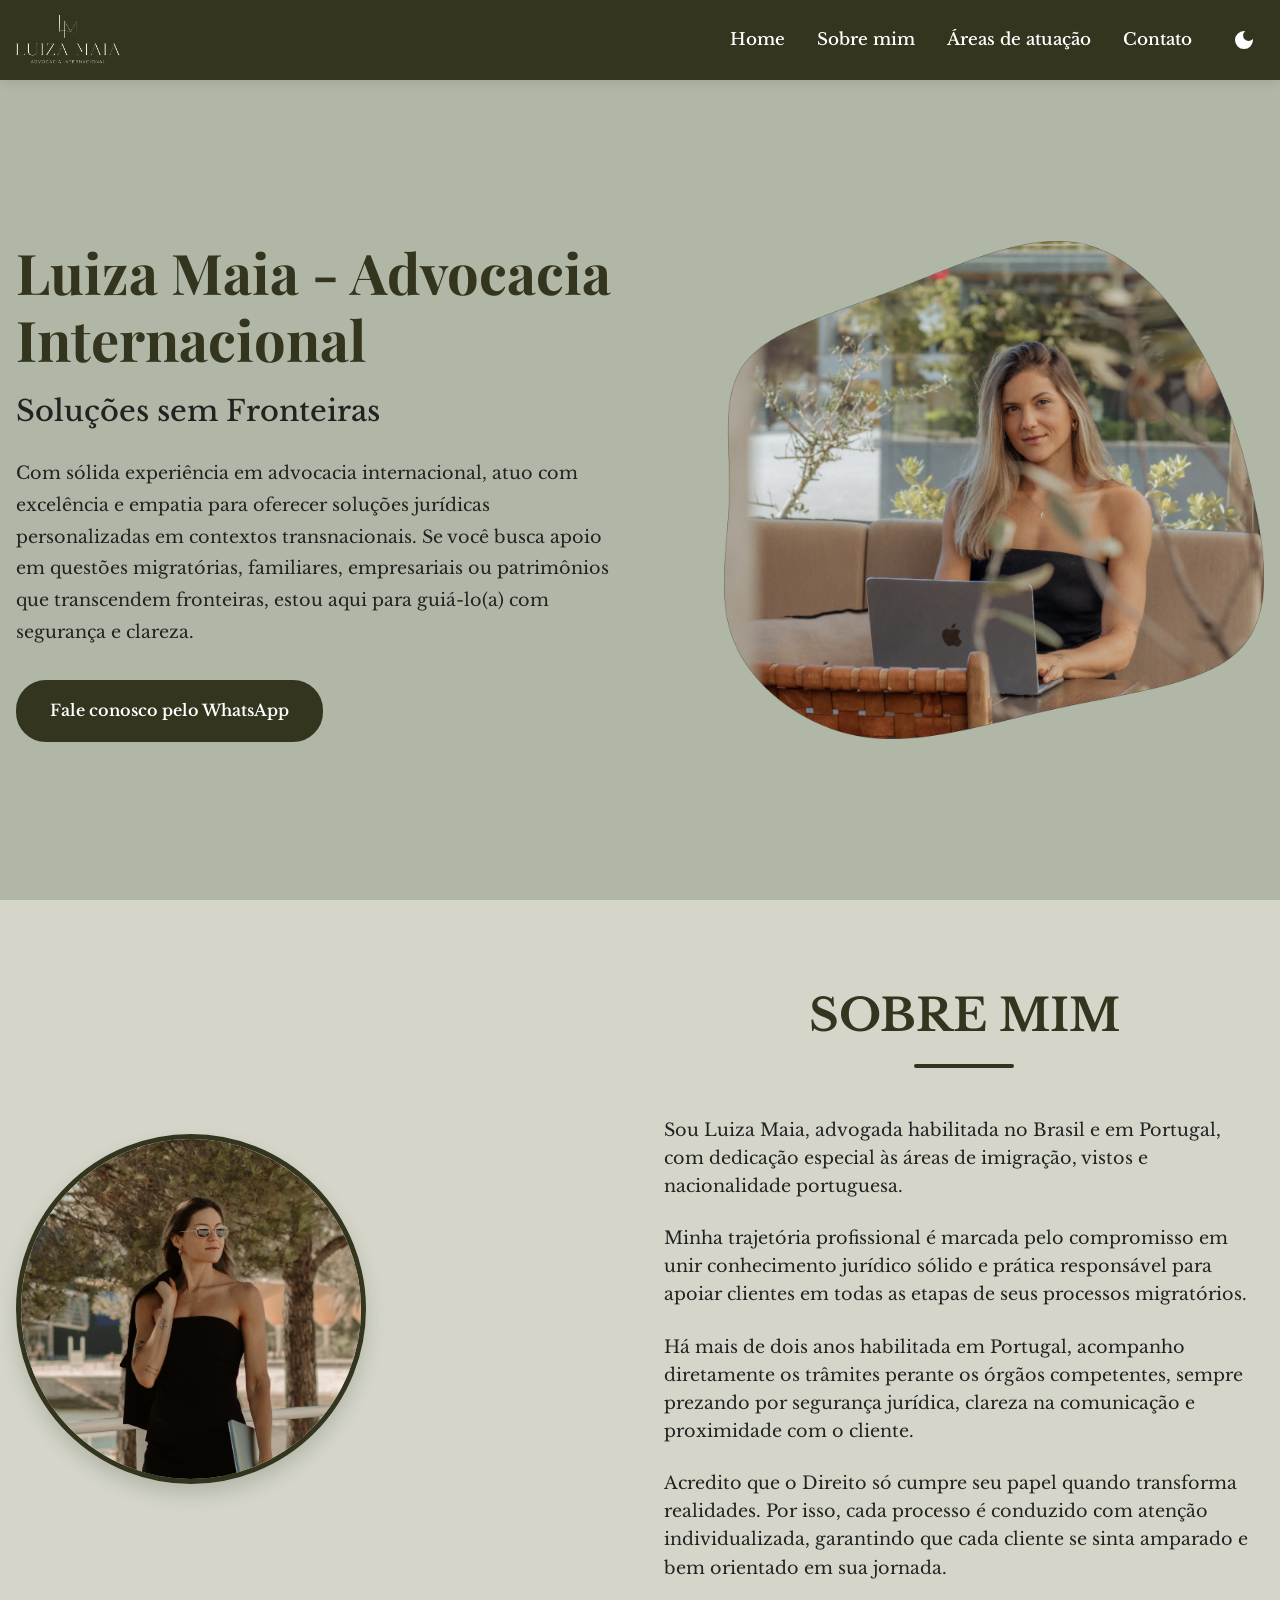
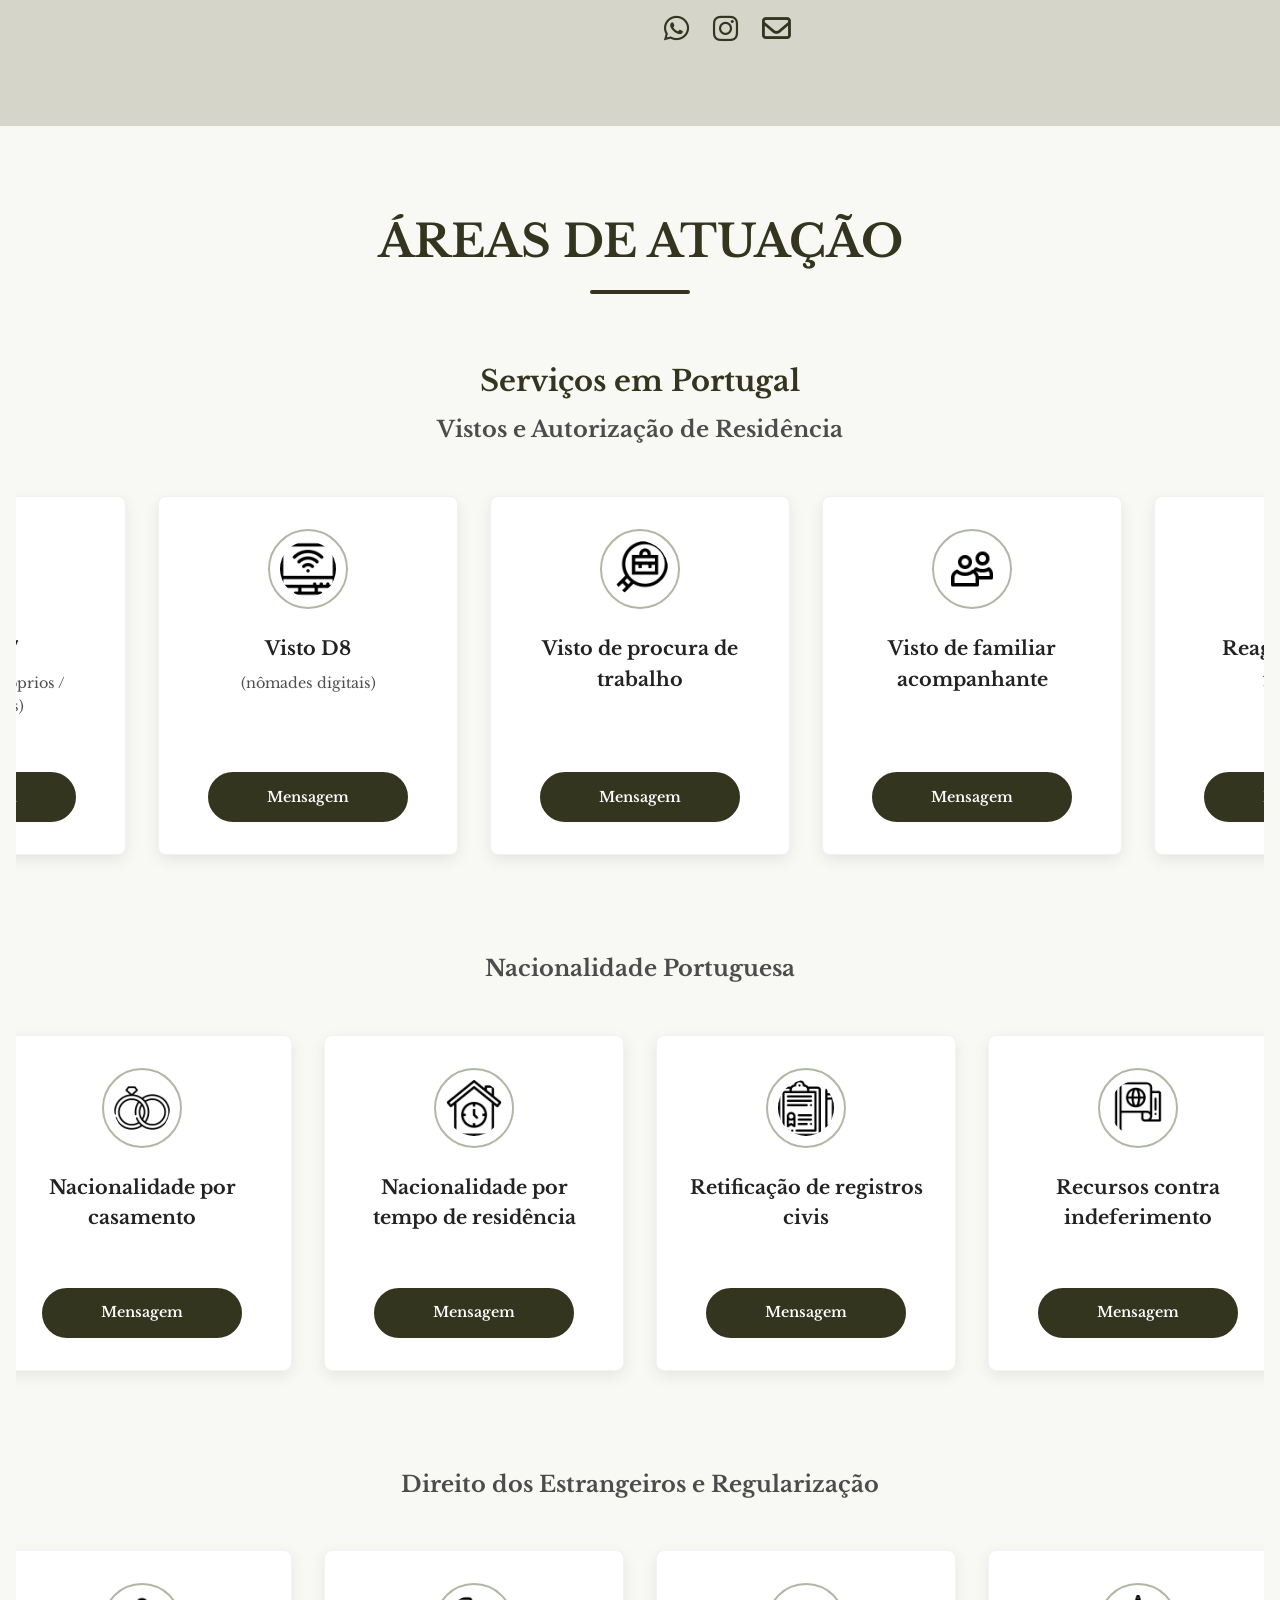
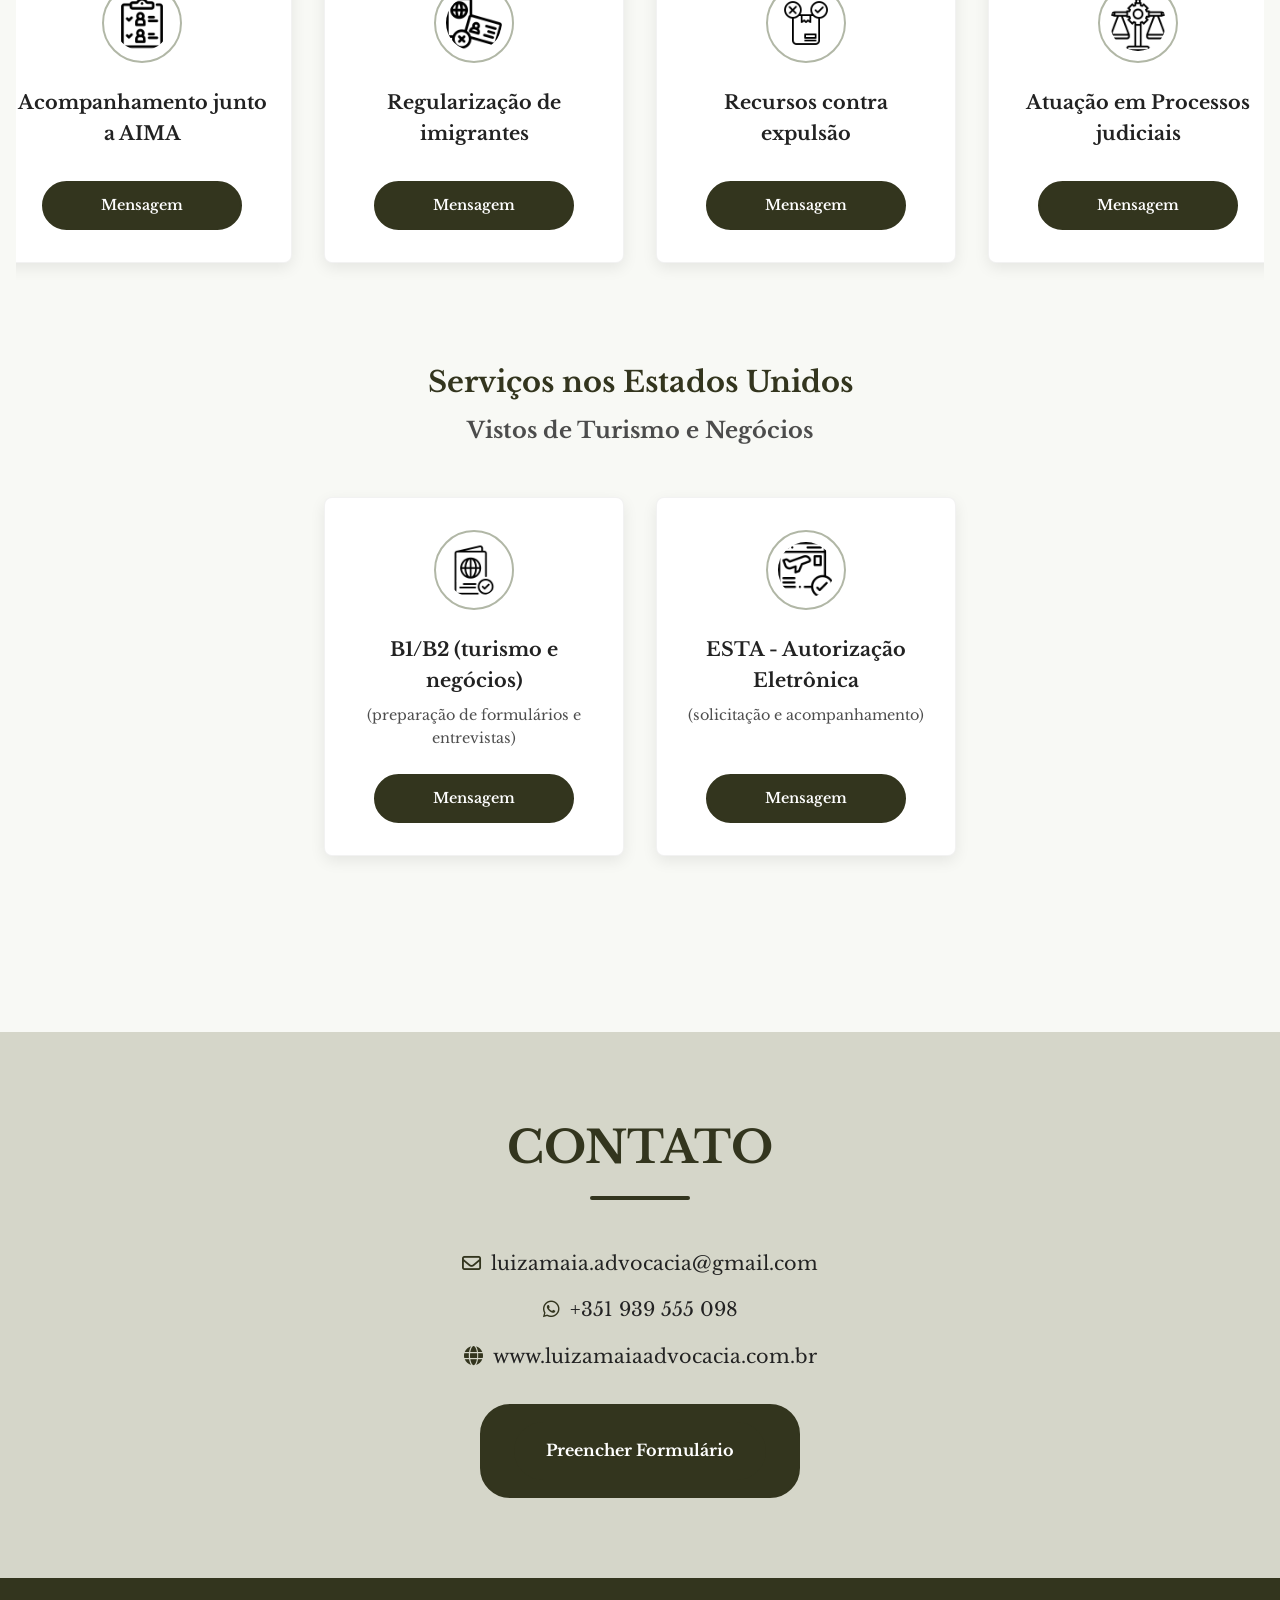
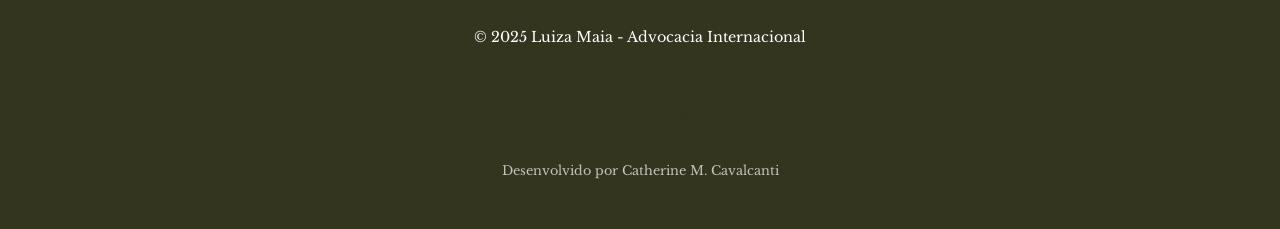
<file: Site Profissional - Lu/index.html>
<!DOCTYPE html>
<html lang="pt-BR">
<head>
  <meta charset="UTF-8" />
  <meta name="viewport" content="width=device-width, initial-scale=1.0" />
  <title>Luiza Maia - Advogada Brasil e Portugal | Vistos, Nacionalidade e Imigração</title>
  <meta name="description" content="Advogada habilitada no Brasil e em Portugal. Especialista em vistos portugueses (D1, D2, D7, D8), nacionalidade por descendência, casamento ou residência." />

  <meta property="og:title" content="Luiza Maia - Advocacia Internacional" />
  <meta property="og:description" content="Soluções jurídicas sem fronteiras: Portugal, Brasil e Estados Unidos." />
  <meta property="og:image" content="img/og-preview.jpg" />
  <meta property="og:url" content="https://www.luizamaiaadvocacia.com.br" />
  <meta property="og:type" content="website" />

  <link rel="preconnect" href="https://fonts.googleapis.com">
  <link rel="preconnect" href="https://fonts.gstatic.com" crossorigin>
  <link href="https://fonts.googleapis.com/css2?family=Libre+Baskerville:ital@0;1&family=Playfair+Display:wght@500;700&display=swap" rel="stylesheet">

  <link rel="stylesheet" href="https://cdnjs.cloudflare.com/ajax/libs/font-awesome/6.5.0/css/all.min.css" crossorigin="anonymous" referrerpolicy="no-referrer" />

  <link rel="stylesheet" href="css/style.css" />
</head>
<body>

  <header>
    <nav class="navbar" aria-label="Menu principal">
      <a href="/" class="nav-logo" aria-label="Início - Luiza Maia Advocacia">
        <img src="img/MARCA D´ÁGUA LOGO LUIZA MAIA BRANCO.png" alt="Logo Luiza Maia Advocacia">
      </a>

      <button class="navbar-toggle" aria-label="Abrir menu" aria-expanded="false" aria-controls="nav-menu">
        <span class="bar"></span>
        <span class="bar"></span>
        <span class="bar"></span>
      </button>

      <ul class="nav-menu" id="nav-menu">
        <li><a href="#home" class="nav-link">Home</a></li>
        <li><a href="#sobre-mim" class="nav-link">Sobre mim</a></li>
        <li><a href="#areas" class="nav-link">Áreas de atuação</a></li>
        <li><a href="#contato" class="nav-link">Contato</a></li>
        <li>
          <button id="theme-switch" aria-label="Alternar tema claro/escuro">
            <svg class="sun" xmlns="http://www.w3.org/2000/svg" viewBox="0 -960 960 960"><path d="M480-120q-150 0-255-105T120-480q0-150 105-255t255-105q14 0 27.5 1t26.5 3q-41 29-65.5 75.5T444-660q0 90 63 153t153 63q55 0 101-24.5t75-65.5q2 13 3 26.5t1 27.5q0 150-105 255T480-120Z"/></svg>
            <svg class="moon" xmlns="http://www.w3.org/2000/svg" viewBox="0 -960 960 960"><path d="M480-280q-83 0-141.5-58.5T280-480q0-83 58.5-141.5T480-680q83 0 141.5 58.5T680-480q0 83-58.5 141.5T480-280ZM200-440H40v-80h160v80Zm720 0H760v-80h160v80Zm-280-320v-160h80v160h-80Zm0 720v-160h80v160h-80ZM256-650l-101-97 57-59 96 100-52 56Zm492 496-97-101 53-55 101 97-57 59Zm-98-550 97-101 59 57-100 96-56-52ZM154-212l101-97 55 53-97 101-59-57Z"/></svg>
          </button>
        </li>
      </ul>
    </nav>
  </header>

  <main>
    <section class="hero-section" id="home">
      <div class="section-content">
        <div class="hero-details">
          <h1 class="title">Luiza Maia - Advocacia Internacional</h1>
          <h2 class="subtitle">Soluções sem Fronteiras</h2>
          <p class="description">
            Com sólida experiência em advocacia internacional, atuo com excelência e empatia para oferecer soluções jurídicas personalizadas em contextos transnacionais. Se você busca apoio em questões migratórias, familiares, empresariais ou patrimônios que transcendem fronteiras, estou aqui para guiá-lo(a) com segurança e clareza.
          </p>
          <div class="buttons">
            <a href="https://wa.me/message/EY7UTCN7VDASD1" class="button fale-conosco" target="_blank" rel="noopener">Fale conosco pelo WhatsApp</a>
          </div>
        </div>
        <div class="hero-image-wrapper">
          <img src="img/Vector.png" alt="Ilustração representando advocacia internacional" class="hero-image">
        </div>
      </div>
    </section>

    <section class="about-section" id="sobre-mim">
      <div class="section-content">
        <div class="about-image-wrapper">
          <img src="img/oculos_empe.jpg" alt="Luiza Maia - Advogada" class="about-image">
        </div>
        <div class="about-details">
          <h2 class="section-title">Sobre mim</h2>
          <p class="text">
            Sou Luiza Maia, advogada habilitada no Brasil e em Portugal, com dedicação especial às áreas de imigração, vistos e nacionalidade portuguesa.
          </p>
          <p class="text">
            Minha trajetória profissional é marcada pelo compromisso em unir conhecimento jurídico sólido e prática responsável para apoiar clientes em todas as etapas de seus processos migratórios.
          </p>
          <p class="text">
            Há mais de dois anos habilitada em Portugal, acompanho diretamente os trâmites perante os órgãos competentes, sempre prezando por segurança jurídica, clareza na comunicação e proximidade com o cliente.
          </p>
          <p class="text">
            Acredito que o Direito só cumpre seu papel quando transforma realidades. Por isso, cada processo é conduzido com atenção individualizada, garantindo que cada cliente se sinta amparado e bem orientado em sua jornada.
          </p>
          <div class="social-link-list">
            <a href="https://wa.me/message/EY7UTCN7VDASD1" class="social-link" target="_blank" rel="noopener" aria-label="WhatsApp Luiza Maia"><i class="fa-brands fa-whatsapp"></i></a>
            <a href="https://www.instagram.com/adv.luizamaia?igsh=MW1wbGhxdDF6ODNvOQ==" class="social-link" target="_blank" rel="noopener" aria-label="Instagram Luiza Maia"><i class="fa-brands fa-instagram"></i></a>
            <a href="mailto:luizamaia.advocacia@gmail.com" class="social-link" aria-label="Enviar e-mail"><i class="fa-regular fa-envelope"></i></a>
          </div>
        </div>
      </div>
    </section>

    <section class="area-section" id="areas">
      <div class="section-content">
        <h2 class="section-title">Áreas de atuação</h2>

        <div class="slider-wrapper" role="region" aria-labelledby="portugal-vistos">
          <h3 id="portugal-vistos" class="area-state">Serviços em Portugal</h3>
          <h4 class="area-name">Vistos e Autorização de Residência</h4>
          
          <div class="card-list">
            <div class="card-item">
              <img src="icons/1_trabalho.png" alt="" aria-hidden="true" class="icon-image">
              <h3 class="icon-name">Visto D1</h3>
              <p class="icon-description">(trabalho)</p>
              <a href="https://wa.me/message/EY7UTCN7VDASD1" class="message-button whatsapp-btn" target="_blank" rel="noopener">Mensagem</a>
            </div>
            <div class="card-item">
              <img src="icons/2_empreendedor.png" alt="" aria-hidden="true" class="icon-image">
              <h3 class="icon-name">Visto D2</h3>
              <p class="icon-description">(empreendedor / investimento)</p>
              <a href="https://wa.me/message/EY7UTCN7VDASD1" class="message-button whatsapp-btn" target="_blank" rel="noopener">Mensagem</a>
            </div>
            <div class="card-item">
              <img src="icons/3_rendimento.png" alt="" aria-hidden="true" class="icon-image">
              <h3 class="icon-name">Visto D7</h3>
              <p class="icon-description">(rendimentos próprios / aposentados)</p>
              <a href="https://wa.me/message/EY7UTCN7VDASD1" class="message-button whatsapp-btn" target="_blank" rel="noopener">Mensagem</a>
            </div>
            <div class="card-item">
              <img src="icons/4_nomade.png" alt="" aria-hidden="true" class="icon-image">
              <h3 class="icon-name">Visto D8</h3>
              <p class="icon-description">(nômades digitais)</p>
              <a href="https://wa.me/message/EY7UTCN7VDASD1" class="message-button whatsapp-btn" target="_blank" rel="noopener">Mensagem</a>
            </div>
            <div class="card-item">
              <img src="icons/5_procura_trabalho.png" alt="" aria-hidden="true" class="icon-image">
              <h3 class="icon-name">Visto de procura de trabalho</h3>
              <p class="icon-description"></p>
              <a href="https://wa.me/message/EY7UTCN7VDASD1" class="message-button whatsapp-btn" target="_blank" rel="noopener">Mensagem</a>
            </div>
            <div class="card-item">
              <img src="icons/6_acompanhante.png" alt="" aria-hidden="true" class="icon-image">
              <h3 class="icon-name">Visto de familiar acompanhante</h3>
              <p class="icon-description"></p>
              <a href="https://wa.me/message/EY7UTCN7VDASD1" class="message-button whatsapp-btn" target="_blank" rel="noopener">Mensagem</a>
            </div>
            <div class="card-item">
              <img src="icons/7_reagrupamento.png" alt="" aria-hidden="true" class="icon-image">
              <h3 class="icon-name">Reagrupamento familiar</h3>
              <p class="icon-description"></p>
              <a href="https://wa.me/message/EY7UTCN7VDASD1" class="message-button whatsapp-btn" target="_blank" rel="noopener">Mensagem</a>
            </div>
            <div class="card-item">
              <img src="icons/8_residencia_estudantil.png" alt="" aria-hidden="true" class="icon-image">
              <h3 class="icon-name">Autorização de Residência para Estudos</h3>
              <p class="icon-description">(ensino superior, secundário e profissionalizantes)</p>
              <a href="https://wa.me/message/EY7UTCN7VDASD1" class="message-button whatsapp-btn" target="_blank" rel="noopener">Mensagem</a>
            </div>
            <div class="card-item">
              <img src="icons/9_renovacao_residencia.png" alt="" aria-hidden="true" class="icon-image">
              <h3 class="icon-name">Renovação de autorização de residência</h3>
              <p class="icon-description"></p>
              <a href="https://wa.me/message/EY7UTCN7VDASD1" class="message-button whatsapp-btn" target="_blank" rel="noopener">Mensagem</a>
            </div>
          </div>
        </div>

        <div class="slider-wrapper" role="region" aria-labelledby="nacionalidade-title">
          <h3 id="nacionalidade-title" class="area-name">Nacionalidade Portuguesa</h3>
          <div class="card-list">
            <div class="card-item">
              <img src="icons/1_descendencia.png" alt="" aria-hidden="true" class="icon-image">
              <h3 class="icon-name">Nacionalidade por descendência</h3>
              <p class="icon-description">(filhos, netos)</p>
              <a href="https://wa.me/message/EY7UTCN7VDASD1" class="message-button whatsapp-btn" target="_blank" rel="noopener">Mensagem</a>
            </div>
            <div class="card-item">
              <img src="icons/2_casamento.png" alt="" aria-hidden="true" class="icon-image">
              <h3 class="icon-name">Nacionalidade por casamento</h3>
              <p class="icon-description"></p>
              <a href="https://wa.me/message/EY7UTCN7VDASD1" class="message-button whatsapp-btn" target="_blank" rel="noopener">Mensagem</a>
            </div>
            <div class="card-item">
              <img src="icons/3_tmp-residencia.png" alt="" aria-hidden="true" class="icon-image">
              <h3 class="icon-name">Nacionalidade por tempo de residência</h3>
              <p class="icon-description"></p>
              <a href="https://wa.me/message/EY7UTCN7VDASD1" class="message-button whatsapp-btn" target="_blank" rel="noopener">Mensagem</a>
            </div>
            <div class="card-item">
              <img src="icons/4_registro-civil.png" alt="" aria-hidden="true" class="icon-image">
              <h3 class="icon-name">Retificação de registros civis</h3>
              <p class="icon-description"></p>
              <a href="https://wa.me/message/EY7UTCN7VDASD1" class="message-button whatsapp-btn" target="_blank" rel="noopener">Mensagem</a>
            </div>
            <div class="card-item">
              <img src="icons/5_indeferimento.png" alt="" aria-hidden="true" class="icon-image">
              <h3 class="icon-name">Recursos contra indeferimento</h3>
              <p class="icon-description"></p>
              <a href="https://wa.me/message/EY7UTCN7VDASD1" class="message-button whatsapp-btn" target="_blank" rel="noopener">Mensagem</a>
            </div>
            <div class="card-item">
              <img src="icons/6_genealogica(1).png" alt="" aria-hidden="true" class="icon-image">
              <h3 class="icon-name">Pesquisa Genealógica</h3>
              <p class="icon-description"></p>
              <a href="https://wa.me/message/EY7UTCN7VDASD1" class="message-button whatsapp-btn" target="_blank" rel="noopener">Mensagem</a>
            </div>
          </div>
        </div>

        <div class="slider-wrapper" role="region" aria-labelledby="direito-estrangeiros">
          <h3 id="direito-estrangeiros" class="area-name">Direito dos Estrangeiros e Regularização</h3>
          <div class="card-list">
            <div class="card-item">
              <img src="icons/1_aima.png" alt="" aria-hidden="true" class="icon-image">
              <h3 class="icon-name">Acompanhamento junto a AIMA</h3>
              <p class="icon-description"></p>
              <a href="https://wa.me/message/EY7UTCN7VDASD1" class="message-button whatsapp-btn" target="_blank" rel="noopener">Mensagem</a>
            </div>
            <div class="card-item">
              <img src="icons/2_imigrante.png" alt="" aria-hidden="true" class="icon-image">
              <h3 class="icon-name">Regularização de imigrantes</h3>
              <p class="icon-description"></p>
              <a href="https://wa.me/message/EY7UTCN7VDASD1" class="message-button whatsapp-btn" target="_blank" rel="noopener">Mensagem</a>
            </div>
            <div class="card-item">
              <img src="icons/3_recursos.png" alt="" aria-hidden="true" class="icon-image">
              <h3 class="icon-name">Recursos contra expulsão</h3>
              <p class="icon-description"></p>
              <a href="https://wa.me/message/EY7UTCN7VDASD1" class="message-button whatsapp-btn" target="_blank" rel="noopener">Mensagem</a>
            </div>
            <div class="card-item">
              <img src="icons/4_processo.png" alt="" aria-hidden="true" class="icon-image">
              <h3 class="icon-name">Atuação em Processos judiciais</h3>
              <p class="icon-description"></p>
              <a href="https://wa.me/message/EY7UTCN7VDASD1" class="message-button whatsapp-btn" target="_blank" rel="noopener">Mensagem</a>
            </div>
          </div>
        </div>

        <div class="slider-wrapper" role="region" aria-labelledby="eua-vistos">
          <h3 id="eua-vistos" class="area-state">Serviços nos Estados Unidos</h3>
          <h4 class="area-name">Vistos de Turismo e Negócios</h4>
          <div class="card-list">
            <div class="card-item">
              <img src="icons/1_b1b2.png" alt="" aria-hidden="true" class="icon-image">
              <h3 class="icon-name">B1/B2 (turismo e negócios)</h3>
              <p class="icon-description">(preparação de formulários e entrevistas)</p>
              <a href="https://wa.me/message/EY7UTCN7VDASD1" class="message-button whatsapp-btn" target="_blank" rel="noopener">Mensagem</a>
            </div>
            <div class="card-item">
              <img src="icons/2_autorizacao.png" alt="" aria-hidden="true" class="icon-image">
              <h3 class="icon-name">ESTA - Autorização Eletrônica</h3>
              <p class="icon-description">(solicitação e acompanhamento)</p>
              <a href="https://wa.me/message/EY7UTCN7VDASD1" class="message-button whatsapp-btn" target="_blank" rel="noopener">Mensagem</a>
            </div>
          </div>
        </div>

      </div>
    </section>

    <section class="contact-section" id="contato">
      <h2 class="section-title">Contato</h2>
      <div class="section-content">
        <ul class="contact-info-list">
          <li class="contact-info">
            <i class="fa-regular fa-envelope" aria-hidden="true"></i>
            <p>luizamaia.advocacia@gmail.com</p>
          </li>
          <li class="contact-info">
            <i class="fa-brands fa-whatsapp" aria-hidden="true"></i>
            <p>+351 939 555 098</p>
          </li>
          <li class="contact-info">
            <i class="fa-solid fa-globe" aria-hidden="true"></i>
            <p>www.luizamaiaadvocacia.com.br</p>
          </li>
        </ul>

        <div class="button">
          <a href="https://docs.google.com/forms/d/e/1FAIpQLSfi3SxkfcAsOkJcsFkZo5wwpLDcOHksagJtdUseCgN4r3T0YA/viewform?usp=header" class="button-form" target="_blank" rel="noopener">
            Preencher Formulário
          </a>
        </div>
      </div>
    </section>

    <footer class="footer-section">
      <div class="section-content">
        <p class="copyright-text">© 2025 Luiza Maia - Advocacia Internacional</p>
        <div class="social-link-list">
          <a href="mailto:catherinem.cavalcanti@gmail.com" class="social-link" target="_blank" rel="noopener" aria-label="E-mail Desenvolvedora"><i class="fa-regular fa-envelope"></i></a>
          <a href="https://www.linkedin.com/in/catherine-cavalcanti-651048322" class="social-link" target="_blank" rel="noopener" aria-label="LinkedIn Desenvolvedora"><i class="fa-brands fa-linkedin"></i></a>
          <a href="https://github.com/Cathteez" class="social-link" target="_blank" rel="noopener" aria-label="GitHub Desenvolvedora"><i class="fa-brands fa-github"></i></a>
        </div>
        <p style="font-size: 0.8rem; margin-top: 1rem; opacity: 0.7;">Desenvolvido por Catherine M. Cavalcanti</p>
      </div>
    </footer>
  </main>

  <script src="js/script.js"></script>
</body>
</html>
</file>
<file: Site Profissional - Lu/css/style.css>
/* ====================================
   STYLE.CSS – Luiza Maia Advocacia
   Refatorado para Performance & Acessibilidade
   ==================================== */

/* NOTA: As fontes agora são carregadas no HTML para maior velocidade */

/* ====================================
   RESET & CONFIGURAÇÕES GERAIS
   ==================================== */
*,
*::before,
*::after {
  margin: 0;
  padding: 0;
  box-sizing: border-box;
}

html {
  font-size: 100%;
  /* Compensa a altura do Header Fixo ao clicar em links âncora */
  scroll-padding-top: 90px;
}

/* Acessibilidade: Só anima o scroll se o usuário não tiver preferência por movimento reduzido */
@media (prefers-reduced-motion: no-preference) {
  html {
    scroll-behavior: smooth;
  }
}

body {
  font-family: 'Libre Baskerville', serif;
  line-height: 1.6;
  color: var(--text-dark);
  background: var(--bg-light);
  overflow-x: hidden;
}

a {
  text-decoration: none;
  color: inherit;
}

ul {
  list-style: none;
}

/* ====================================
   VARIÁVEIS (Tokens de Design)
   ==================================== */
:root {
  /* Cores */
  --white: #ffffff;
  --black: #000000;
  --dark-green: #33351e;
  --green: #9ab36a;
  --light-green: #b1b7a6;
  --light-gray: #d5d6c9;
  --bg-light: #f8f9f5;
  --text-dark: #222222;

  /* Tipografia */
  --fs-sm: 0.9rem;
  --fs-base: 1rem;
  --fs-md: 1.1rem;
  --fs-lg: 1.4rem;
  --fs-xl: 2rem;
  --fs-xxl: 2.8rem;

  /* Espaçamento */
  --gap: 1.5rem;
  --section-padding: 5rem 0;

  /* Border radius */
  --radius-sm: 8px;
  --radius-md: 30px;
  --radius-full: 50%;
}

/* Dark Mode */
.darkmode {
  --white: #1a1a1a;       /* Fundo escuro dos cards */
  --black: #ffffff;
  --dark-green: #9ab36a;  /* Cor de destaque muda para tom mais claro */
  --green: #d5d6c9;
  --light-gray: #333328;
  --bg-light: #12120e;    /* Fundo geral escuro */
  --text-dark: #e0e0e0;   /* Texto claro */
}

/* ====================================
   LAYOUT GLOBAL
   ==================================== */
.section-content {
  max-width: 1400px;
  margin: 0 auto;
  padding: 0 1rem;
  width: 100%;
}

.section-title {
  text-align: center;
  font-size: clamp(1.8rem, 5vw, 2.8rem);
  font-weight: 700;
  text-transform: uppercase;
  margin-bottom: 3rem;
  position: relative;
  padding-bottom: 1rem;
  color: var(--dark-green);
}

.section-title::after {
  content: "";
  position: absolute;
  bottom: 0;
  left: 50%;
  transform: translateX(-50%);
  width: 100px;
  height: 4px;
  background: var(--dark-green);
  border-radius: 4px;
}

/* ====================================
   HEADER & NAVBAR
   ==================================== */
header {
  position: fixed;
  top: 0;
  left: 0;
  width: 100%;
  background: var(--dark-green); /* Usa a cor original fixa para manter contraste do logo */
  z-index: 1000;
  box-shadow: 0 2px 10px rgba(0,0,0,0.1);
  height: 80px; /* Altura explícita ajuda no layout */
  display: flex;
  align-items: center;
}

/* No Darkmode, mantemos o header escuro ou ajustamos? 
   A aluna optou por manter fixo. Se quiser mudar:
   .darkmode header { background: #1a1a1a; } 
*/

.navbar {
  display: flex;
  align-items: center;
  justify-content: space-between;
  width: 100%;
  padding: 0 1rem;
  max-width: 1400px;
  margin: 0 auto;
}

.nav-logo img {
  height: 50px;
  width: auto;
  display: block;
}

.nav-menu {
  display: flex;
  gap: 2rem;
  align-items: center;
}

.nav-link {
  color: #ffffff; /* Sempre branco no header */
  font-size: 1.05rem;
  font-weight: 500;
  padding: 0.5rem 0;
  position: relative;
  transition: color 0.3s;
}

.nav-link::after {
  content: '';
  position: absolute;
  bottom: 0;
  left: 50%;
  width: 0;
  height: 2px;
  background: var(--green);
  transition: width 0.4s, left 0.4s;
  transform: translateX(-50%);
}

.nav-link:hover::after {
  width: 100%;
}

/* Botão de Tema (Sol/Lua) */
#theme-switch {
  background: transparent;
  border: none;
  cursor: pointer;
  padding: 0.5rem;
  display: flex;
  align-items: center;
  justify-content: center;
}

#theme-switch svg {
  width: 24px;
  height: 24px;
  fill: #ffffff;
  transition: transform 0.3s;
}

#theme-switch:hover svg {
  transform: rotate(15deg);
}

#theme-switch .moon { display: none; }
.darkmode #theme-switch .sun { display: none; }
.darkmode #theme-switch .moon { display: block; }

/* Hamburger Menu (Mobile) */
.navbar-toggle {
  display: none;
  background: none;
  border: none;
  cursor: pointer;
  flex-direction: column;
  gap: 5px;
  padding: 0.5rem;
}

.bar {
  width: 25px;
  height: 3px;
  background: #ffffff;
  transition: 0.3s;
  border-radius: 2px;
}

/* ====================================
   HERO SECTION
   ==================================== */
.hero-section {
  min-height: 100vh;
  background: var(--light-green);
  display: flex;
  align-items: center;
  padding-top: 80px; /* Compensação do header fixo */
}

.darkmode .hero-section {
  background: var(--bg-light);
}

.hero-section .section-content {
  display: grid;
  grid-template-columns: 1fr;
  gap: 3rem;
  align-items: center;
  text-align: center; /* Mobile first: centralizado */
}

.hero-details h1 {
  font-size: clamp(2rem, 6vw, 3.5rem);
  color: var(--dark-green);
  margin-bottom: 1rem;
  font-family: 'Playfair Display', serif;
  line-height: 1.2;
}

.hero-details h2 {
  font-size: clamp(1.2rem, 4vw, 1.8rem);
  color: var(--text-dark);
  margin-bottom: 1.5rem;
  font-weight: 500;
}

.hero-details .description {
  font-size: 1.1rem;
  max-width: 700px;
  margin: 0 auto 2rem;
  line-height: 1.8;
}

/* Botão Principal */
.button {
  display: inline-block;
  background: var(--dark-green);
  color: #ffffff;
  padding: 1rem 2rem;
  border-radius: var(--radius-md);
  font-weight: 600;
  transition: 0.3s;
  border: 2px solid var(--dark-green);
}

.button:hover {
  background: transparent;
  color: var(--dark-green);
}

.darkmode .button {
  background: var(--green); /* Ajuste de cor para modo escuro */
  border-color: var(--green);
  color: #000;
}

.darkmode .button:hover {
  background: transparent;
  color: var(--green);
}

.hero-image {
  max-width: 100%;
  height: auto;
  border-radius: var(--radius-sm);
}

/* ====================================
   ABOUT SECTION
   ==================================== */
.about-section {
  padding: var(--section-padding);
  background: var(--light-gray);
}

.darkmode .about-section {
  background: #1f1f1f; /* Um pouco mais claro que o fundo total */
}

.about-section .section-content {
  display: grid;
  grid-template-columns: 1fr;
  gap: 3rem;
  align-items: center;
  text-align: center;
}

.about-image {
  width: 280px;
  height: 280px;
  object-fit: cover;
  border-radius: var(--radius-full);
  margin: 0 auto;
  border: 5px solid var(--dark-green);
  box-shadow: 0 10px 20px rgba(0,0,0,0.15);
}

.text {
  font-size: 1.1rem;
  margin-bottom: 1.5rem;
  max-width: 800px;
  margin-left: auto;
  margin-right: auto;
}

.social-link-list {
  display: flex;
  gap: 1.5rem;
  justify-content: center;
  margin-top: 2rem;
}

.social-link i {
  font-size: 1.8rem;
  color: var(--dark-green);
  transition: 0.3s;
}

.social-link:hover i {
  color: var(--green);
  transform: translateY(-3px);
}

/* ====================================
   ÁREAS DE ATUAÇÃO (Slider)
   ==================================== */
.area-section {
  padding: var(--section-padding);
  background: var(--bg-light);
}

.slider-wrapper {
  margin: 4rem 0;
}

.area-state {
  text-align: center;
  font-size: 1.8rem;
  font-weight: 700;
  margin-bottom: 0.5rem;
  color: var(--dark-green);
}

.area-name {
  text-align: center;
  font-size: 1.4rem;
  margin-bottom: 2rem;
  color: var(--text-dark);
  opacity: 0.8;
}

.card-list {
  display: grid;
  grid-auto-columns: 300px; /* Largura fixa dos cards */
  grid-auto-flow: column;
  gap: 1.5rem;
  overflow-x: auto;
  scroll-snap-type: x mandatory;
  padding: 1rem 0.5rem 2rem; /* Espaço extra embaixo para a sombra não cortar */
  -webkit-overflow-scrolling: touch;
}

/* Esconder barra de rolagem (Chrome/Safari/Opera) */
.card-list::-webkit-scrollbar {
  display: none;
}
/* Esconder barra de rolagem (Firefox/IE) */
.card-list {
  scrollbar-width: none;
  -ms-overflow-style: none;
}

.card-item {
  scroll-snap-align: center;
  background: var(--white);
  border-radius: var(--radius-sm);
  padding: 2rem 1.5rem;
  text-align: center;
  box-shadow: 0 5px 15px rgba(0,0,0,0.08);
  transition: transform 0.3s, box-shadow 0.3s;
  border: 1px solid rgba(0,0,0,0.05);
  display: flex;
  flex-direction: column;
  align-items: center;
  height: 100%;
}

.card-item:hover {
  transform: translateY(-5px);
  box-shadow: 0 10px 25px rgba(0,0,0,0.12);
}

.icon-image {
  width: 80px;
  height: 80px;
  object-fit: contain;
  margin-bottom: 1rem;
  padding: 10px;
  border-radius: 50%;
  border: 2px solid var(--light-green);
}

.darkmode .icon-image {
  /* Truque para inverter cores de ícones pretos para branco.
     NOTA: Se o ícone for colorido, isso vai inverter as cores. 
     O ideal seria usar SVGs com 'fill: currentColor'. */
  filter: brightness(0) invert(1);
  border-color: var(--dark-green);
}

.icon-name {
  font-size: 1.2rem;
  font-weight: 700;
  margin: 0.5rem 0;
  color: var(--text-dark);
}

.icon-description {
  font-size: 0.9rem;
  color: var(--text-dark);
  opacity: 0.8;
  margin-bottom: auto; /* Empurra o botão para o final do card */
  padding-bottom: 1.5rem;
}

/* Botões dos Cards (agora links <a>) */
.message-button {
  display: inline-block;
  background: var(--dark-green);
  color: #ffffff;
  padding: 0.7rem 1.5rem;
  border-radius: var(--radius-md);
  font-weight: 600;
  font-size: 0.9rem;
  transition: 0.3s;
  border: 2px solid var(--dark-green);
  width: 100%;
  max-width: 200px;
}

.message-button:hover {
  background: transparent;
  color: var(--dark-green);
}

.darkmode .message-button {
  background: var(--green);
  border-color: var(--green);
  color: #000;
}

.darkmode .message-button:hover {
  background: transparent;
  color: var(--green);
}

/* ====================================
   CONTATO & FOOTER
   ==================================== */
.contact-section {
  padding: var(--section-padding);
  background: var(--light-gray);
  text-align: center;
}

.darkmode .contact-section {
  background: #1f1f1f;
}

.contact-info-list {
  margin: 2rem 0;
}

.contact-info {
  margin: 1rem 0;
  font-size: 1.2rem;
  display: flex;
  align-items: center;
  justify-content: center;
  gap: 10px;
}

.contact-info i {
  color: var(--dark-green);
}

/* Link estilo botão para formulário */
.button-form {
  display: inline-block;
  background: var(--dark-green);
  color: white;
  padding: 1rem 2rem;
  border-radius: var(--radius-md);
  font-weight: bold;
  transition: 0.3s;
}

.button-form:hover {
  background: #222;
}

.footer-section {
  background: var(--dark-green);
  color: white;
  padding: 3rem 1rem;
  text-align: center;
  font-size: 0.9rem;
}

.footer-section .section-content {
  display: flex;
  flex-direction: column;
  align-items: center;
  gap: 1rem;
}

.footer-section a {
  color: #fff;
  transition: 0.3s;
}

.footer-section a:hover {
  color: var(--green);
}

/* ====================================
   MEDIA QUERIES (Responsividade)
   ==================================== */

/* Tablet e Desktop Pequeno */
@media (min-width: 768px) {
  
  /* Ajuste de Grid: Imagem e Texto lado a lado */
  .hero-section .section-content,
  .about-section .section-content {
    grid-template-columns: 1fr 1fr; /* Divide em 2 colunas iguais */
    text-align: left; /* Alinha texto à esquerda */
  }

  /* Garante que a descrição não fique centralizada no desktop */
  .hero-details .description,
  .text {
    margin-left: 0;
    margin-right: 0;
  }

  /* Alinha os links sociais à esquerda no desktop */
  .social-link-list {
    justify-content: flex-start;
  }

  .hero-image-wrapper {
    display: flex;
    justify-content: flex-end;
  }
  
  .hero-image {
    max-width: 90%;
  }

  .about-image {
    width: 350px;
    height: 350px;
  }
}

/* Desktop Grande */
@media (min-width: 1024px) {
  .card-list {
    /* Centraliza os cards se tiverem poucos, ou mantém à esquerda se tiver muitos */
    justify-content: center; 
    gap: 2rem;
  }
}

/* Menu Mobile (Hambúrguer) */
@media (max-width: 900px) {
  .navbar-toggle {
    display: flex;
    z-index: 1100;
  }

  .nav-menu {
    position: fixed;
    top: 0;
    right: -100%; /* Escondido fora da tela */
    height: 100vh;
    width: 70%;
    max-width: 300px;
    background: var(--dark-green);
    flex-direction: column;
    justify-content: center;
    box-shadow: -5px 0 15px rgba(0,0,0,0.2);
    transition: right 0.4s ease;
    z-index: 1000;
  }

  .nav-menu.active {
    right: 0; /* Entra na tela */
  }

  /* Animação do ícone X */
  .navbar-toggle.active .bar:nth-child(1) {
    transform: translateY(8px) rotate(45deg);
  }
  .navbar-toggle.active .bar:nth-child(2) {
    opacity: 0;
  }
  .navbar-toggle.active .bar:nth-child(3) {
    transform: translateY(-8px) rotate(-45deg);
  }
}
</file>
